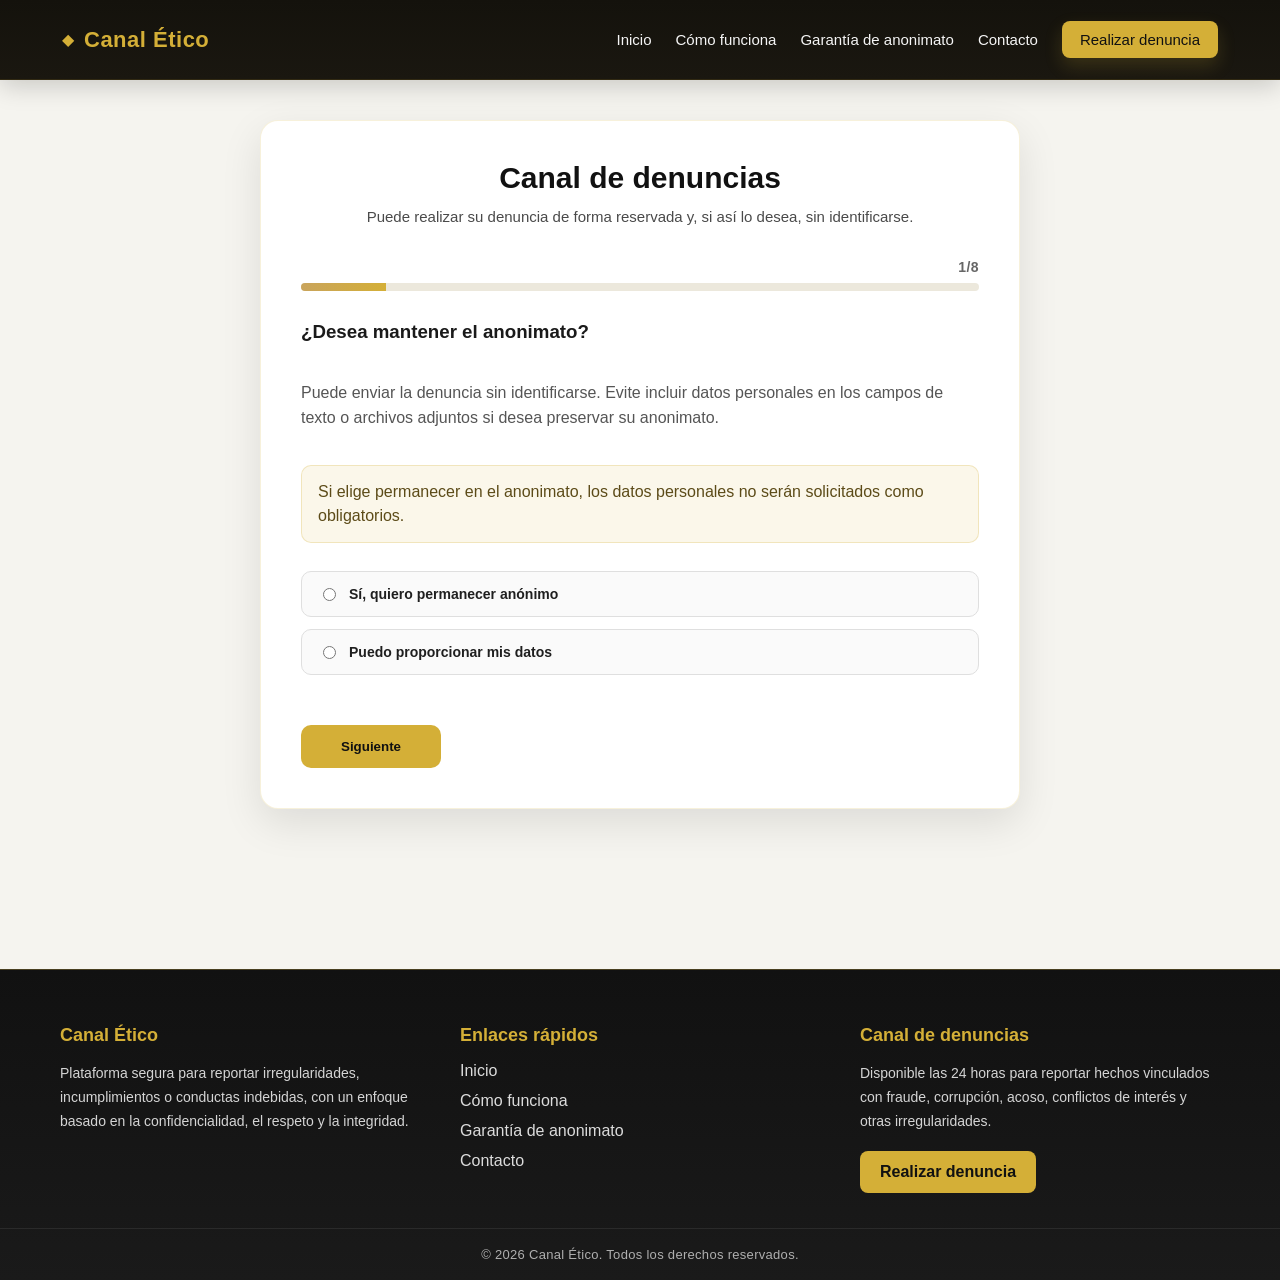
<file: index.html>
<!DOCTYPE html>
<html lang="es">
<head>
  <meta charset="UTF-8">
  <title>Canal de Denuncias</title>

  <meta name="viewport" content="width=device-width, initial-scale=1.0">
  <meta name="theme-color" content="#d4af37">
  <meta name="mobile-web-app-capable" content="yes">
  <meta name="apple-mobile-web-app-capable" content="yes">
  <meta name="apple-mobile-web-app-status-bar-style" content="black">

  <link rel="manifest" href="manifest.json">
  <link rel="stylesheet" href="css/style.css">
  <link rel="stylesheet" href="css/header.css">
  <link rel="stylesheet" href="css/footer.css">
</head>

<body>
  <div id="header-container"></div>

  <main class="contenido">
    <section class="form-container" aria-labelledby="titulo-formulario">
      <div class="form-title">
        <h1 id="titulo-formulario">Canal de denuncias</h1>
        <p>Puede realizar su denuncia de forma reservada y, si así lo desea, sin identificarse.</p>
      </div>

      <div class="form-progress-info">
        <span id="step-indicator" aria-live="polite">1/8</span>
      </div>

      <div class="progress-bar" aria-hidden="true">
        <div class="progress" id="progress"></div>
      </div>

      <form id="formDenuncia" method="POST" action="enviar_denuncia.php" enctype="multipart/form-data" novalidate>
        <!-- PASO 1 -->
        <div class="step active">
          <h3>¿Desea mantener el anonimato?</h3>
          <p class="step-description">
            Puede enviar la denuncia sin identificarse. Evite incluir datos personales en los campos de texto o archivos adjuntos si desea preservar su anonimato.
          </p>

          <div class="radio-group">
            <p class="anon-warning">
              Si elige permanecer en el anonimato, los datos personales no serán solicitados como obligatorios.
            </p>

            <label class="radio-option">
              <input type="radio" name="anonimo" value="si">
              <span>Sí, quiero permanecer anónimo</span>
            </label>

            <label class="radio-option">
              <input type="radio" name="anonimo" value="no">
              <span>Puedo proporcionar mis datos</span>
            </label>
          </div>

          <div id="datos_personales" class="datos-personales" aria-hidden="true">
            <input type="text" name="nombre" placeholder="Nombre" maxlength="30" pattern="[A-Za-zÁÉÍÓÚáéíóúñÑ ]{2,30}" title="Ingrese solo letras">
            <input type="text" name="apellido" placeholder="Apellido(s)" maxlength="30" pattern="[A-Za-zÁÉÍÓÚáéíóúñÑ ]{2,30}" title="Ingrese solo letras">

            <input type="text" name="genero" id="genero" list="generos" placeholder="Ingrese su género">
            <datalist id="generos">
              <option value="Masculino"></option>
              <option value="Femenino"></option>
              <option value="No binario"></option>
              <option value="Otro"></option>
            </datalist>

            <input type="text" name="dni" placeholder="DNI o Cédula (sin espacios)" inputmode="numeric" maxlength="20">
            <input type="email" name="email" placeholder="Correo electrónico">
            <input type="text" name="telefono" placeholder="Teléfono (sin espacios)" inputmode="tel" maxlength="20">
          </div>
        </div>

        <!-- PASO 2 -->
        <div class="step">
          <h3>Empresa involucrada</h3>
          <label for="empresa">Seleccione o escriba la empresa</label>
            <select name="empresa" id="empresa" required>
                <option value="">Seleccione una empresa</option>
                <option value="Mc Donalds">Mc Donalds</option>
                <option value="Mostaza">Mostaza</option>
                <option value="Cerrajeria Leonardo">Cerrajeria Leonardo</option>
                <option value="Acceso">Acceso1</option>
            </select>
        </div>

        <!-- PASO 3 -->
        <div class="step">
          <h3>Sucursal</h3>
          <label for="sucursal">Seleccione o escriba la sucursal</label>
          <select name="sucursal" id="sucursal" required>
          <option value="">Seleccione una sucursal</option>
          </select>
        </div>

        <!-- PASO 4 -->
        <div class="step">
          <h3>Datos del trabajador denunciado</h3>
          <p class="step-description">
            Si no conoce la identidad del posible responsable, puede indicar “No especificado” en los campos de nombre y apellido.
            Cuanta más información aporte, más precisa podrá ser la evaluación del caso.
          </p>

          <label for="nombre_denunciado">Nombre</label>
          <input type="text" id="nombre_denunciado" name="nombre_denunciado" maxlength="50" required>

          <label for="apellido_denunciado">Apellido(s)</label>
          <input type="text" id="apellido_denunciado" name="apellido_denunciado" maxlength="50" required>

          <label for="sector_denunciado">Sector</label>
          <select id="sector_denunciado" name="sector_denunciado" required>
            <option value="">Seleccione un sector</option>
            <option value="Administración">Administración</option>
            <option value="Atención al Cliente">Atención al Cliente</option>
            <option value="Auditoría Interna">Auditoría Interna</option>
            <option value="Compras">Compras</option>
            <option value="Recursos Humanos">Recursos Humanos</option>
            <option value="Finanzas">Finanzas</option>
            <option value="Operaciones">Operaciones</option>
            <option value="Ventas">Ventas</option>
            <option value="IT">IT</option>
            <option value="Seguridad">Seguridad</option>
            <option value="Logística">Logística</option>
            <option value="Tesorería">Tesorería</option>
            <option value="Otro">Otro</option>
          </select>

          <input
            type="text"
            id="sector_otro"
            name="sector_otro"
            placeholder="Especifique el sector"
            style="display:none;"
          >

          <label for="cargo_denunciado">Cargo / Puesto</label>
          <select id="cargo_denunciado" name="cargo_denunciado" required>
            <option value="">Seleccione un cargo o puesto</option>
            <option value="Empleado">Empleado</option>
            <option value="Supervisor">Supervisor</option>
            <option value="Encargado">Encargado</option>
            <option value="Gerente">Gerente</option>
            <option value="Director">Director</option>
            <option value="Auxiliar">Auxiliar</option>
            <option value="Operador">Operador</option>
            <option value="Analista">Analista</option>
            <option value="Tercerizado">Tercerizado</option>
            <option value="Vicepresidente">Vicepresidente</option>
            <option value="Otro">Otro</option>
          </select>

          <input
            type="text"
            id="cargo_otro"
            name="cargo_otro"
            placeholder="Especifique el cargo o puesto"
            style="display:none;"
          >
        </div>

        <!-- PASO 5 -->
        <div class="step">
          <h3>Tipo de irregularidad</h3>
          <p class="step-description">
            Seleccione la irregularidad que desea reportar. Si necesita informar más de una, puede enviar una denuncia por cada tipo o elegir “Reporte libre”.
          </p>

          <div class="irregularidades">
            <label class="card-irregularidad">
              <input type="radio" name="tipo_irregularidad" value="fraude" required>
              <div class="card-content">
                <h4>Fraude</h4>
                <p>Fraude, robo, hurto y gastos irregulares.</p>
              </div>
              <span class="check"></span>
            </label>

            <label class="card-irregularidad">
              <input type="radio" name="tipo_irregularidad" value="acoso">
              <div class="card-content">
                <h4>Acoso</h4>
                <p>Acoso, discriminación y malos tratos.</p>
              </div>
              <span class="check"></span>
            </label>

            <label class="card-irregularidad">
              <input type="radio" name="tipo_irregularidad" value="corrupcion">
              <div class="card-content">
                <h4>Corrupción</h4>
                <p>Corrupción y acuerdos irregulares.</p>
              </div>
              <span class="check"></span>
            </label>

            <label class="card-irregularidad">
              <input type="radio" name="tipo_irregularidad" value="conflicto_intereses">
              <div class="card-content">
                <h4>Conflicto de intereses</h4>
                <p>Intereses personales que afectan decisiones laborales.</p>
              </div>
              <span class="check"></span>
            </label>

            <label class="card-irregularidad">
              <input type="radio" name="tipo_irregularidad" value="adulteracion">
              <div class="card-content">
                <h4>Adulteración</h4>
                <p>Adulteración de información y documentación.</p>
              </div>
              <span class="check"></span>
            </label>

            <label class="card-irregularidad">
              <input type="radio" name="tipo_irregularidad" value="mal_desempeno">
              <div class="card-content">
                <h4>Mal desempeño</h4>
                <p>Abuso de poder, favoritismo o mal desempeño.</p>
              </div>
              <span class="check"></span>
            </label>

            <label class="card-irregularidad">
              <input type="radio" name="tipo_irregularidad" value="robo_informacion">
              <div class="card-content">
                <h4>Robo de información</h4>
                <p>Sustracción o uso indebido de información interna.</p>
              </div>
              <span class="check"></span>
            </label>

            <label class="card-irregularidad">
              <input type="radio" name="tipo_irregularidad" value="mal_uso_bienes">
              <div class="card-content">
                <h4>Mal uso de bienes</h4>
                <p>Uso inapropiado de bienes y servicios.</p>
              </div>
              <span class="check"></span>
            </label>

            <label class="card-irregularidad">
              <input type="radio" name="tipo_irregularidad" value="mejora_procesos">
              <div class="card-content">
                <h4>Mejora de procesos</h4>
                <p>Sugerencias o fallas en procesos.</p>
              </div>
              <span class="check"></span>
            </label>

            <label class="card-irregularidad">
              <input type="radio" name="tipo_irregularidad" value="reporte_libre">
              <div class="card-content">
                <h4>Reporte libre</h4>
                <p>Sin categoría específica. Campo de texto libre.</p>
              </div>
              <span class="check"></span>
            </label>
          </div>
        </div>

        <!-- PASO 6 -->
        <div class="step" id="cuestionario">
          <h3 id="titulo-cuestionario"></h3>
          <p id="descripcion-cuestionario"></p>

          <label for="fecha_hecho">Fecha de lo ocurrido</label>
          <input type="date" name="fecha_hecho" id="fecha_hecho" required>

          <div id="preguntas-container"></div>
        </div>

        <!-- PASO 7 -->
        <div class="step">
          <h3>Adjuntar evidencia (opcional)</h3>
          <p>El tamaño máximo por archivo es de 25 MB.</p>
          <input type="file" name="archivo">

          <div class="aviso-latter">
            <div class="aviso-item">
              <span class="icon">🔒</span>
              <div>
                <h4>Anonimato</h4>
                <p>Si eligió permanecer en el anonimato, revise que el archivo no incluya datos que permitan identificarlo.</p>
              </div>
            </div>

            <div class="aviso-item">
              <span class="icon">⚠️</span>
              <div>
                <h4>Responsabilidad</h4>
                <p>Usted es responsable por el contenido y la legitimidad de los archivos adjuntos.</p>
              </div>
            </div>

            <div class="aviso-item">
              <span class="icon">📩</span>
              <div>
                <h4>Soporte</h4>
                <p>Si tiene inconvenientes para adjuntar archivos, comuníquese mediante el canal de soporte disponible.</p>
              </div>
            </div>
          </div>
        </div>

        <!-- PASO 8 -->
        <div class="step" id="resumen-step">
          <h3>Resumen de la denuncia</h3>
          <p>Revise la información antes de enviar. Si necesita corregir algo, puede volver atrás.</p>
          <div id="resumen-contenido"></div>
        </div>

        <div class="form-buttons">
          <button type="button" id="prev">Anterior</button>
          <button type="button" id="next">Siguiente</button>
          <button type="submit" id="submit" style="display:none;">Enviar denuncia</button>
        </div>
      </form>
    </section>

  </main>

  <div id="footer-container"></div>

  <script src="js/script.js"></script>
  <script src="js/layout.js"></script>
</body>
</html>
</file>
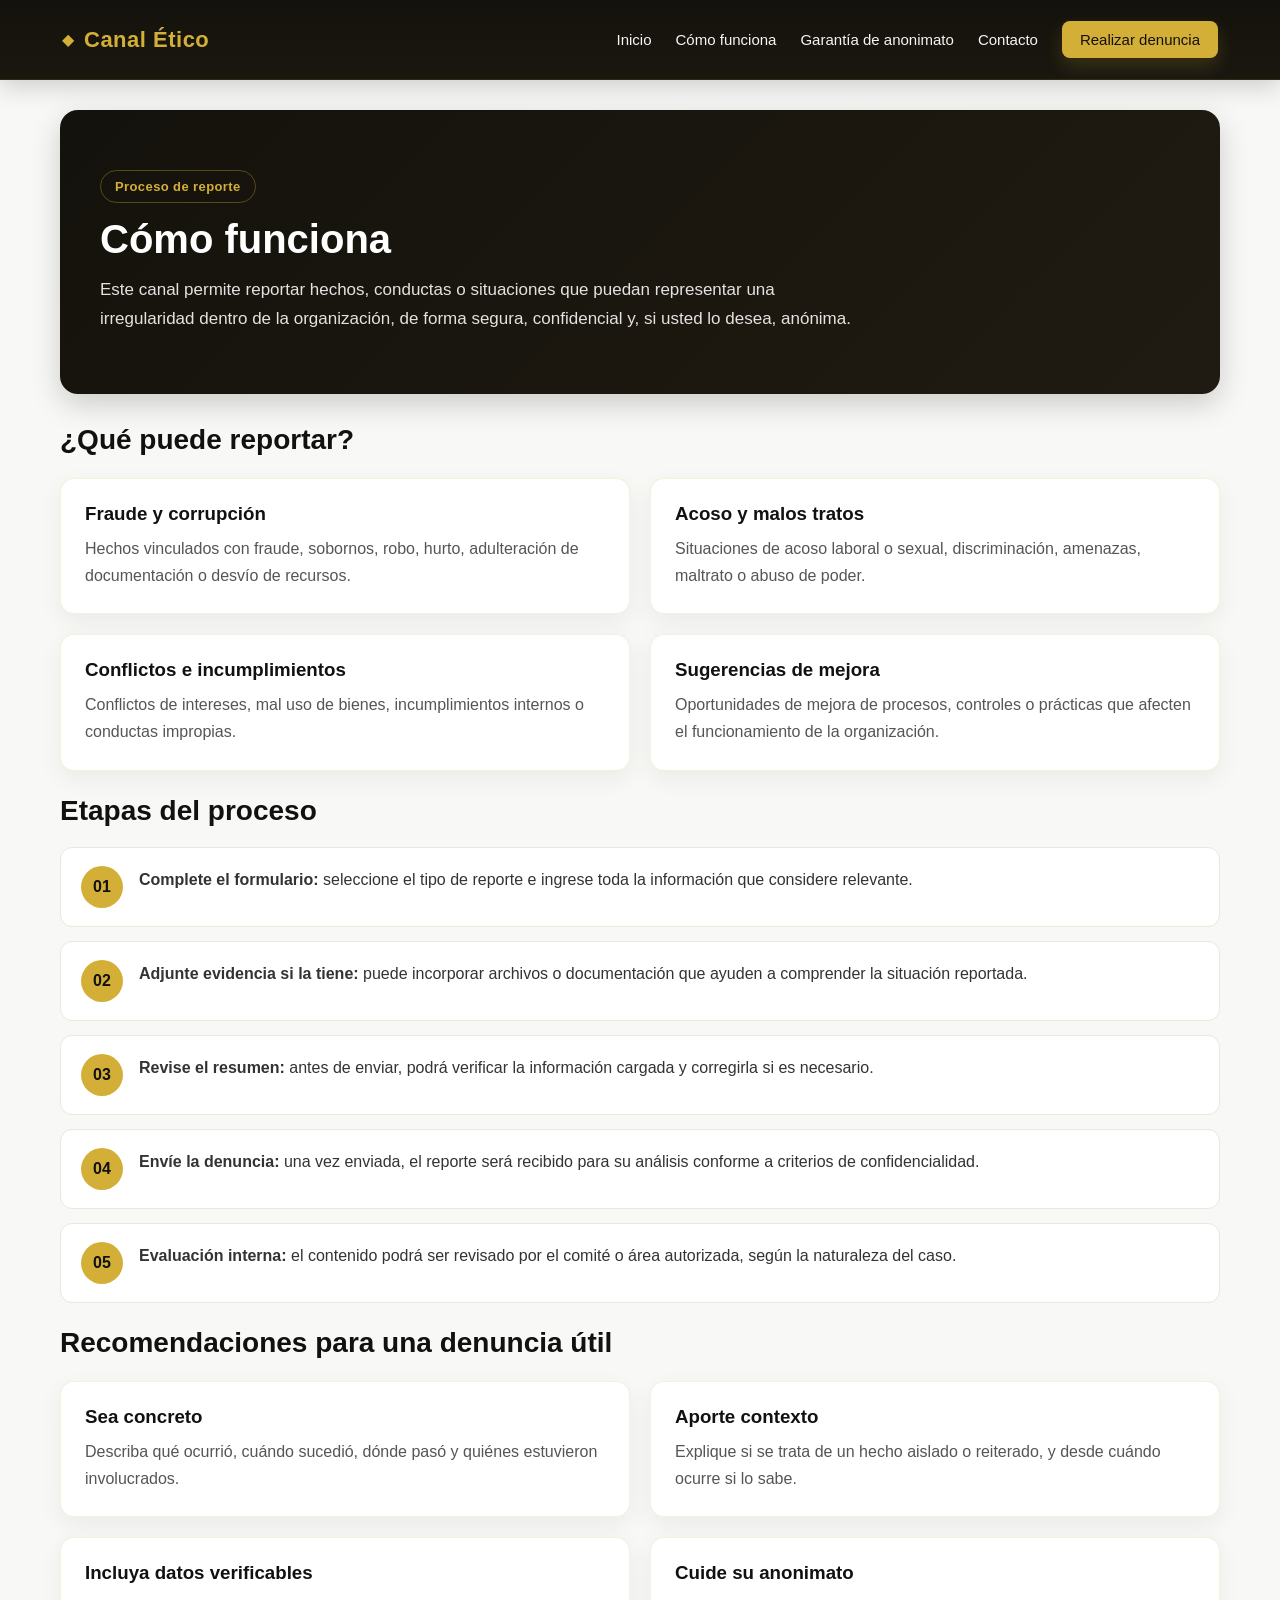
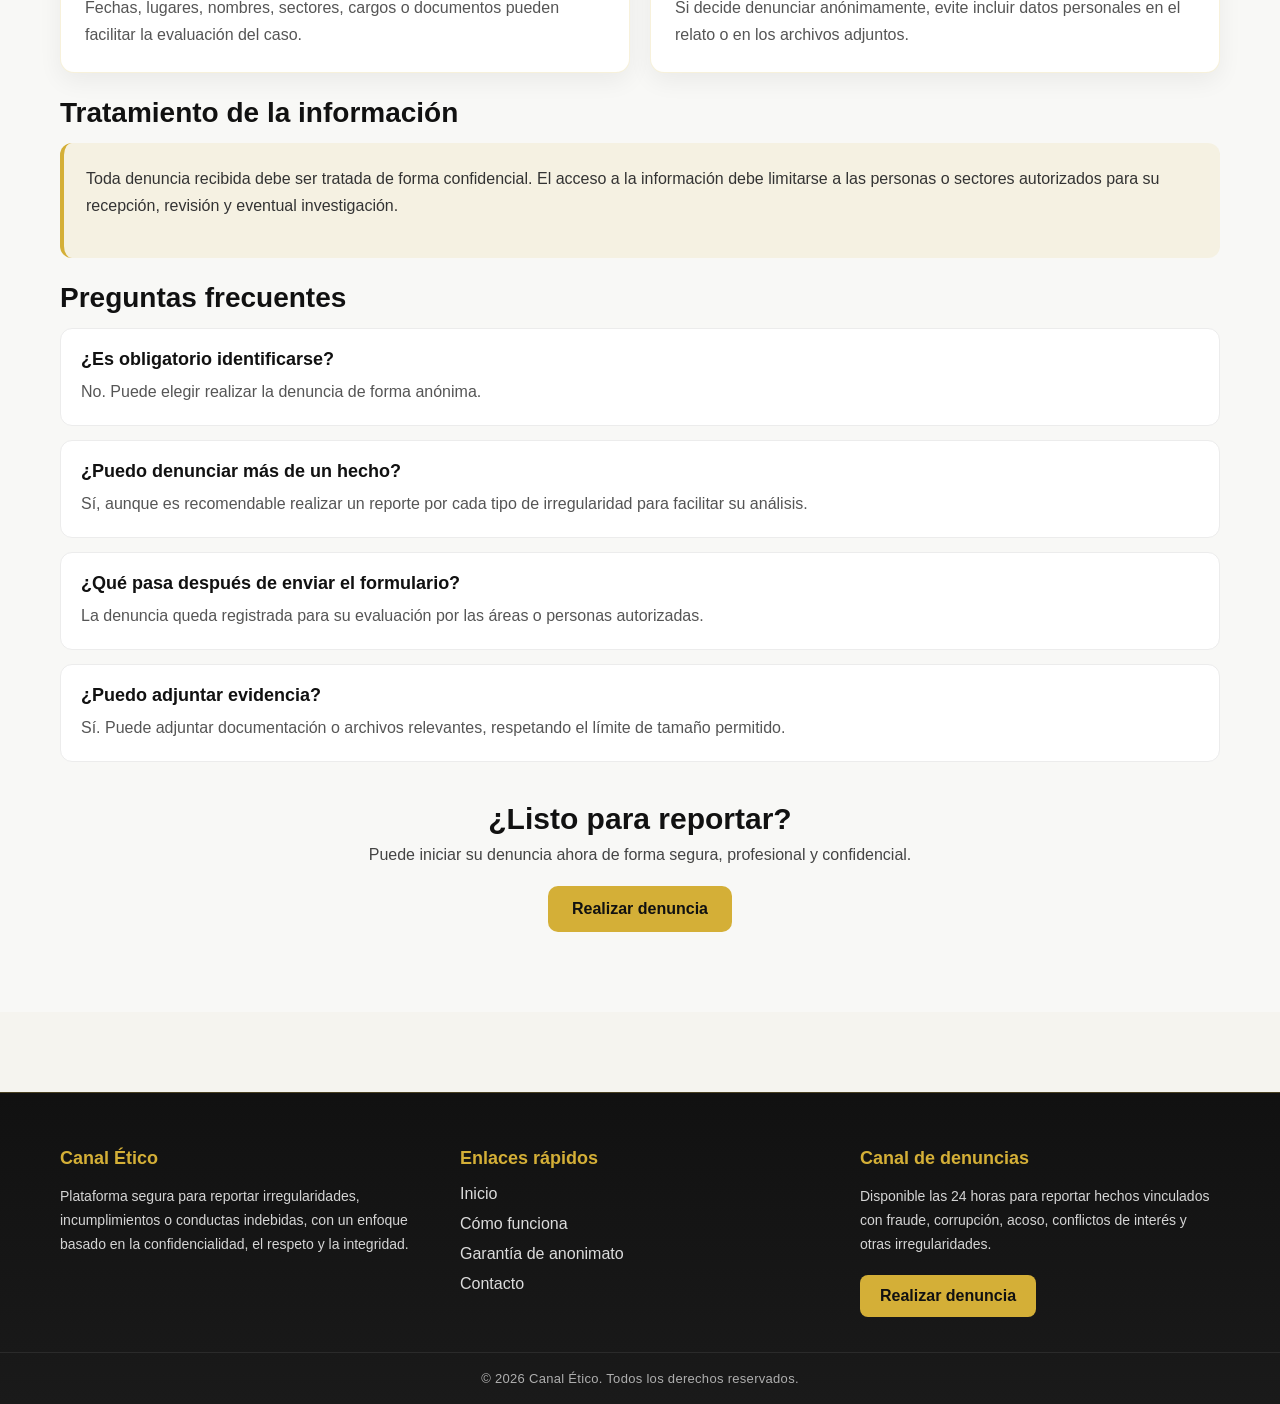
<file: como-funciona.html>
<!DOCTYPE html>
<html lang="es">
<head>
  <meta charset="UTF-8">
  <title>Cómo funciona | Canal Ético</title>
  <meta name="viewport" content="width=device-width, initial-scale=1.0">
  <meta name="description" content="Conozca cómo funciona el Canal Ético, el proceso de recepción de denuncias y el tratamiento confidencial de la información.">
  <link rel="stylesheet" href="css/style.css">
  <link rel="stylesheet" href="css/header.css">
  <link rel="stylesheet" href="css/footer.css">
  <link rel="stylesheet" href="css/info.css">
</head>
<body>

  <div id="header-container"></div>

  <main class="info-page">
    <section class="info-hero">
      <div class="info-hero-content">
        <span class="info-badge">Proceso de reporte</span>
        <h1>Cómo funciona</h1>
        <p>
          Este canal permite reportar hechos, conductas o situaciones que puedan
          representar una irregularidad dentro de la organización, de forma segura,
          confidencial y, si usted lo desea, anónima.
        </p>
      </div>
    </section>

    <section class="info-section">
      <h2>¿Qué puede reportar?</h2>
      <div class="info-grid">
        <article class="info-card">
          <h3>Fraude y corrupción</h3>
          <p>Hechos vinculados con fraude, sobornos, robo, hurto, adulteración de documentación o desvío de recursos.</p>
        </article>

        <article class="info-card">
          <h3>Acoso y malos tratos</h3>
          <p>Situaciones de acoso laboral o sexual, discriminación, amenazas, maltrato o abuso de poder.</p>
        </article>

        <article class="info-card">
          <h3>Conflictos e incumplimientos</h3>
          <p>Conflictos de intereses, mal uso de bienes, incumplimientos internos o conductas impropias.</p>
        </article>

        <article class="info-card">
          <h3>Sugerencias de mejora</h3>
          <p>Oportunidades de mejora de procesos, controles o prácticas que afecten el funcionamiento de la organización.</p>
        </article>
      </div>
    </section>

    <section class="info-section">
      <h2>Etapas del proceso</h2>
      <div class="info-list">
        <div class="info-list-item">
          <span>01</span>
          <p><strong>Complete el formulario:</strong> seleccione el tipo de reporte e ingrese toda la información que considere relevante.</p>
        </div>

        <div class="info-list-item">
          <span>02</span>
          <p><strong>Adjunte evidencia si la tiene:</strong> puede incorporar archivos o documentación que ayuden a comprender la situación reportada.</p>
        </div>

        <div class="info-list-item">
          <span>03</span>
          <p><strong>Revise el resumen:</strong> antes de enviar, podrá verificar la información cargada y corregirla si es necesario.</p>
        </div>

        <div class="info-list-item">
          <span>04</span>
          <p><strong>Envíe la denuncia:</strong> una vez enviada, el reporte será recibido para su análisis conforme a criterios de confidencialidad.</p>
        </div>

        <div class="info-list-item">
          <span>05</span>
          <p><strong>Evaluación interna:</strong> el contenido podrá ser revisado por el comité o área autorizada, según la naturaleza del caso.</p>
        </div>
      </div>
    </section>

    <section class="info-section">
      <h2>Recomendaciones para una denuncia útil</h2>
      <div class="info-grid">
        <article class="info-card">
          <h3>Sea concreto</h3>
          <p>Describa qué ocurrió, cuándo sucedió, dónde pasó y quiénes estuvieron involucrados.</p>
        </article>

        <article class="info-card">
          <h3>Aporte contexto</h3>
          <p>Explique si se trata de un hecho aislado o reiterado, y desde cuándo ocurre si lo sabe.</p>
        </article>

        <article class="info-card">
          <h3>Incluya datos verificables</h3>
          <p>Fechas, lugares, nombres, sectores, cargos o documentos pueden facilitar la evaluación del caso.</p>
        </article>

        <article class="info-card">
          <h3>Cuide su anonimato</h3>
          <p>Si decide denunciar anónimamente, evite incluir datos personales en el relato o en los archivos adjuntos.</p>
        </article>
      </div>
    </section>

    <section class="info-section">
      <h2>Tratamiento de la información</h2>
      <div class="info-highlight">
        <p>
          Toda denuncia recibida debe ser tratada de forma confidencial. El acceso
          a la información debe limitarse a las personas o sectores autorizados para
          su recepción, revisión y eventual investigación.
        </p>
      </div>
    </section>

    <section class="info-section">
      <h2>Preguntas frecuentes</h2>

      <div class="faq-item">
        <h3>¿Es obligatorio identificarse?</h3>
        <p>No. Puede elegir realizar la denuncia de forma anónima.</p>
      </div>

      <div class="faq-item">
        <h3>¿Puedo denunciar más de un hecho?</h3>
        <p>Sí, aunque es recomendable realizar un reporte por cada tipo de irregularidad para facilitar su análisis.</p>
      </div>

      <div class="faq-item">
        <h3>¿Qué pasa después de enviar el formulario?</h3>
        <p>La denuncia queda registrada para su evaluación por las áreas o personas autorizadas.</p>
      </div>

      <div class="faq-item">
        <h3>¿Puedo adjuntar evidencia?</h3>
        <p>Sí. Puede adjuntar documentación o archivos relevantes, respetando el límite de tamaño permitido.</p>
      </div>
    </section>

    <section class="info-cta">
      <h2>¿Listo para reportar?</h2>
      <p>Puede iniciar su denuncia ahora de forma segura, profesional y confidencial.</p>
      <a href="index.html" class="btn-info-cta">Realizar denuncia</a>
    </section>
  </main>

  <div id="footer-container"></div>

  <script src="js/layout.js"></script>
</body>
</html>
</file>
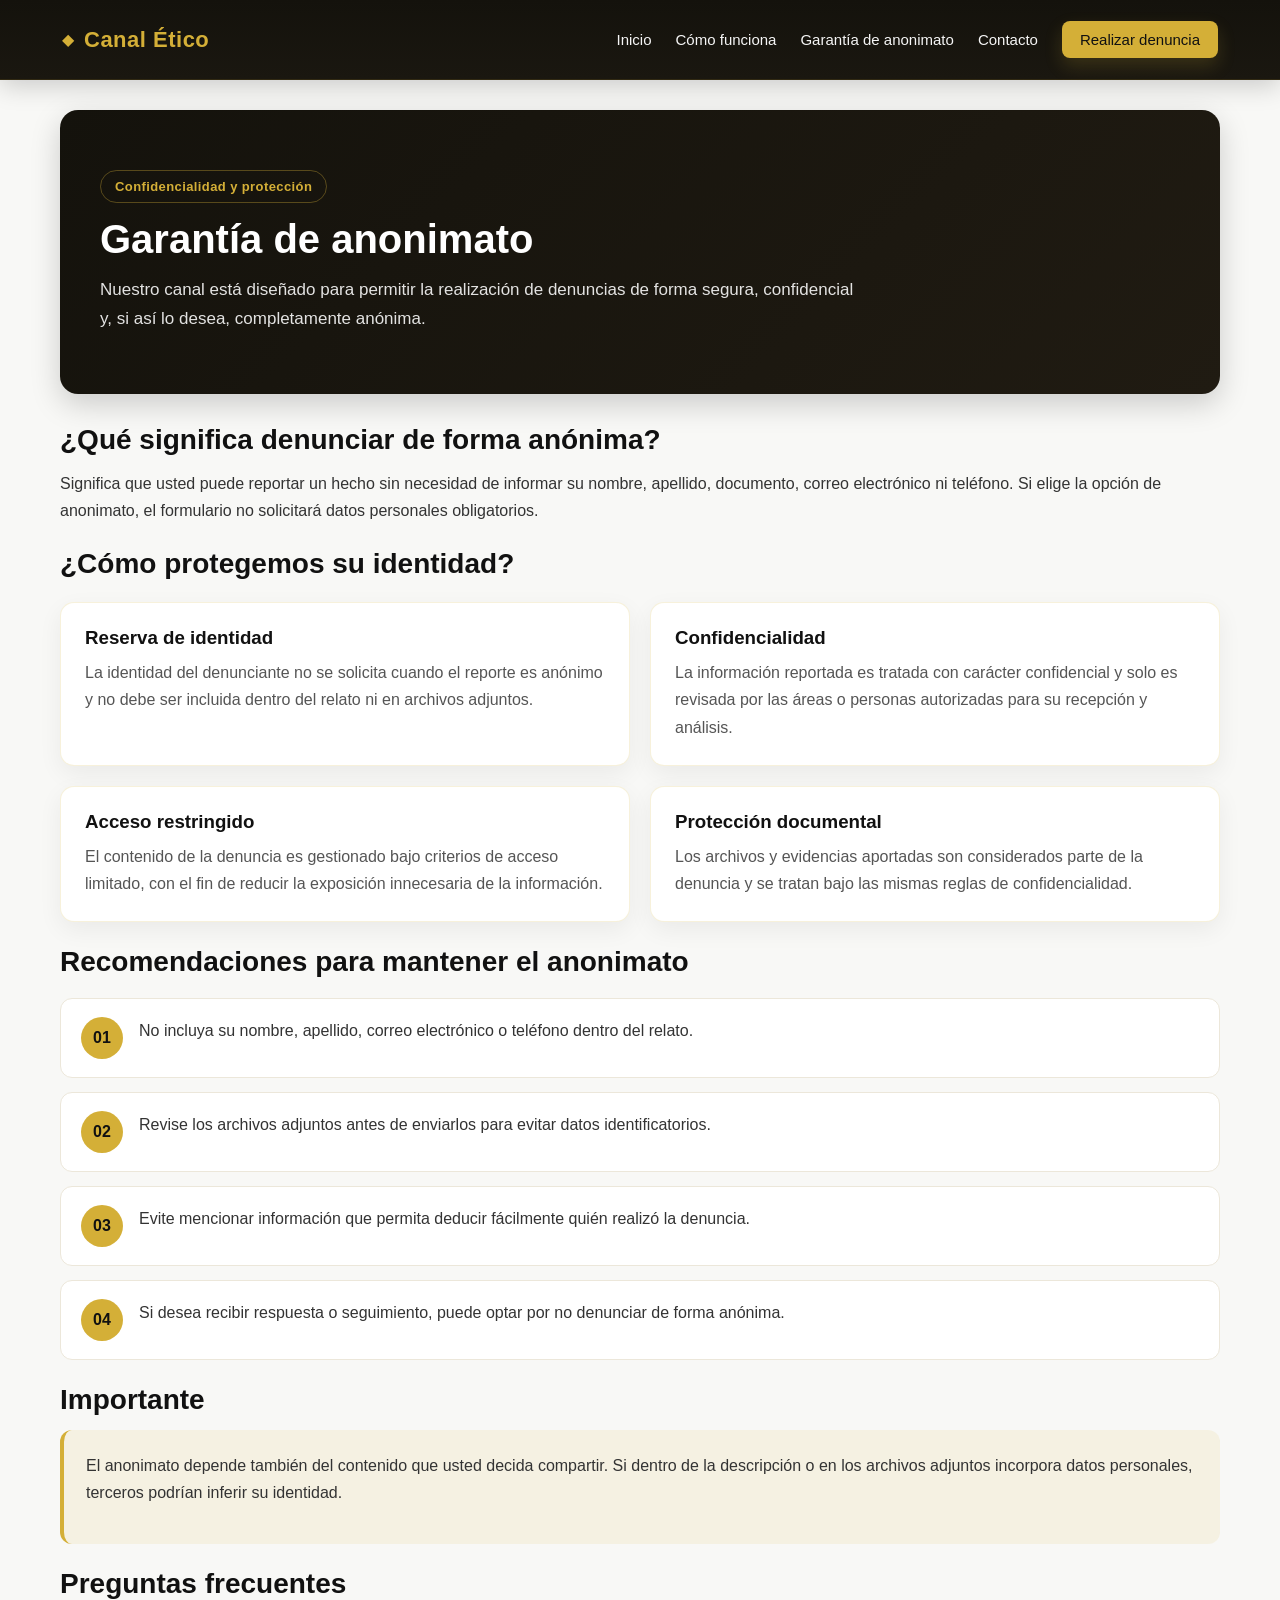
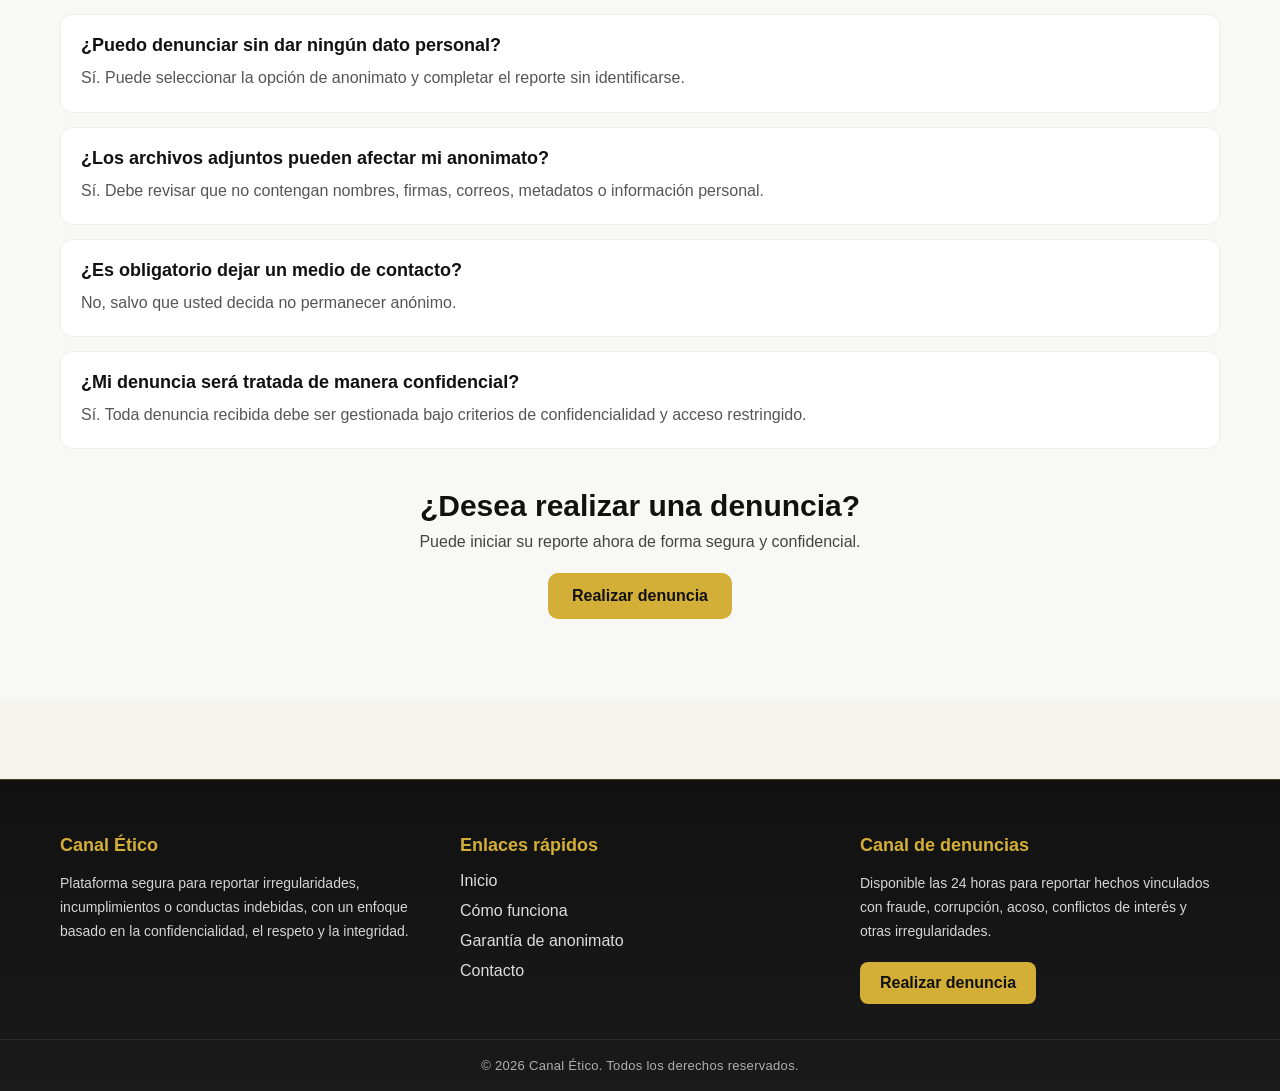
<file: garantia-anonimato.html>
<!DOCTYPE html>
<html lang="es">
<head>
  <meta charset="UTF-8">
  <title>Garantía de Anonimato | Canal Ético</title>
  <meta name="viewport" content="width=device-width, initial-scale=1.0">
  <meta name="description" content="Información sobre la garantía de anonimato y confidencialidad del Canal Ético.">
  <link rel="stylesheet" href="css/style.css">
  <link rel="stylesheet" href="css/header.css">
  <link rel="stylesheet" href="css/footer.css">
  <link rel="stylesheet" href="css/info.css">
</head>
<body>

  <div id="header-container"></div>

  <main class="info-page">
    <section class="info-hero">
      <div class="info-hero-content">
        <span class="info-badge">Confidencialidad y protección</span>
        <h1>Garantía de anonimato</h1>
        <p>
          Nuestro canal está diseñado para permitir la realización de denuncias
          de forma segura, confidencial y, si así lo desea, completamente anónima.
        </p>
      </div>
    </section>

    <section class="info-section">
      <h2>¿Qué significa denunciar de forma anónima?</h2>
      <p>
        Significa que usted puede reportar un hecho sin necesidad de informar su nombre,
        apellido, documento, correo electrónico ni teléfono. Si elige la opción de anonimato,
        el formulario no solicitará datos personales obligatorios.
      </p>
    </section>

    <section class="info-section">
      <h2>¿Cómo protegemos su identidad?</h2>
      <div class="info-grid">
        <article class="info-card">
          <h3>Reserva de identidad</h3>
          <p>
            La identidad del denunciante no se solicita cuando el reporte es anónimo
            y no debe ser incluida dentro del relato ni en archivos adjuntos.
          </p>
        </article>

        <article class="info-card">
          <h3>Confidencialidad</h3>
          <p>
            La información reportada es tratada con carácter confidencial y solo es
            revisada por las áreas o personas autorizadas para su recepción y análisis.
          </p>
        </article>

        <article class="info-card">
          <h3>Acceso restringido</h3>
          <p>
            El contenido de la denuncia es gestionado bajo criterios de acceso limitado,
            con el fin de reducir la exposición innecesaria de la información.
          </p>
        </article>

        <article class="info-card">
          <h3>Protección documental</h3>
          <p>
            Los archivos y evidencias aportadas son considerados parte de la denuncia
            y se tratan bajo las mismas reglas de confidencialidad.
          </p>
        </article>
      </div>
    </section>

    <section class="info-section">
      <h2>Recomendaciones para mantener el anonimato</h2>
      <div class="info-list">
        <div class="info-list-item">
          <span>01</span>
          <p>No incluya su nombre, apellido, correo electrónico o teléfono dentro del relato.</p>
        </div>
        <div class="info-list-item">
          <span>02</span>
          <p>Revise los archivos adjuntos antes de enviarlos para evitar datos identificatorios.</p>
        </div>
        <div class="info-list-item">
          <span>03</span>
          <p>Evite mencionar información que permita deducir fácilmente quién realizó la denuncia.</p>
        </div>
        <div class="info-list-item">
          <span>04</span>
          <p>Si desea recibir respuesta o seguimiento, puede optar por no denunciar de forma anónima.</p>
        </div>
      </div>
    </section>

    <section class="info-section">
      <h2>Importante</h2>
      <div class="info-highlight">
        <p>
          El anonimato depende también del contenido que usted decida compartir.
          Si dentro de la descripción o en los archivos adjuntos incorpora datos
          personales, terceros podrían inferir su identidad.
        </p>
      </div>
    </section>

    <section class="info-section">
      <h2>Preguntas frecuentes</h2>

      <div class="faq-item">
        <h3>¿Puedo denunciar sin dar ningún dato personal?</h3>
        <p>Sí. Puede seleccionar la opción de anonimato y completar el reporte sin identificarse.</p>
      </div>

      <div class="faq-item">
        <h3>¿Los archivos adjuntos pueden afectar mi anonimato?</h3>
        <p>Sí. Debe revisar que no contengan nombres, firmas, correos, metadatos o información personal.</p>
      </div>

      <div class="faq-item">
        <h3>¿Es obligatorio dejar un medio de contacto?</h3>
        <p>No, salvo que usted decida no permanecer anónimo.</p>
      </div>

      <div class="faq-item">
        <h3>¿Mi denuncia será tratada de manera confidencial?</h3>
        <p>Sí. Toda denuncia recibida debe ser gestionada bajo criterios de confidencialidad y acceso restringido.</p>
      </div>
    </section>

    <section class="info-cta">
      <h2>¿Desea realizar una denuncia?</h2>
      <p>Puede iniciar su reporte ahora de forma segura y confidencial.</p>
      <a href="index.html" class="btn-info-cta">Realizar denuncia</a>
    </section>
  </main>

  <div id="footer-container"></div>

  <script src="js/layout.js"></script>
</body>
</html>
</file>
<file: css/style.css>
@import url(header.css);

*,
*::before,
*::after{
  box-sizing:border-box;
}

html,
body{
  min-height:100vh;
}

body{
  margin:0;
  background:#f5f4ef;
  color:#1a1a1a;
  font-family:Arial, sans-serif;
  display:flex;
  flex-direction:column;
}

.contenido{
  flex:1;
}

h1,
h2,
h3,
h4,
p{
  margin-top:0;
}

.form-container{
  max-width:760px;
  margin:120px auto 80px;
  padding:40px;
  background:#ffffff;
  border:1px solid rgba(212,175,55,.18);
  border-radius:18px;
  box-shadow:0 14px 40px rgba(0,0,0,.10);
}

.form-title{
  text-align:center;
  margin-bottom:30px;
}

.form-title h1{
  color:#111;
  font-size:30px;
  margin-bottom:10px;
}

.form-title p{
  color:#4a4a4a;
  font-size:15px;
  line-height:1.6;
}

.step{
  display:none;
  flex-direction:column;
  gap:18px;
}

.step.active{
  display:flex;
  animation:fadeIn .35s ease;
}

.step-description{
  color:#555;
  line-height:1.6;
}

@keyframes fadeIn{
  from{
    opacity:0;
    transform:translateY(10px);
  }
  to{
    opacity:1;
    transform:translateY(0);
  }
}

label{
  font-size:14px;
  font-weight:600;
  color:#1f1f1f;
}

input,
select,
textarea{
  width:100%;
  background:#fff;
  border:1px solid #d9d9d9;
  padding:13px 14px;
  border-radius:10px;
  color:#111;
  font-size:14px;
  transition:border-color .2s, box-shadow .2s, transform .2s;
}

input:focus,
textarea:focus,
select:focus{
  outline:none;
  border-color:#d4af37;
  box-shadow:0 0 0 4px rgba(212,175,55,.16);
}

textarea{
  resize:vertical;
  min-height:120px;
}

.form-progress-info{
  display:flex;
  justify-content:flex-end;
  margin-bottom:8px;
}

#step-indicator{
  font-size:14px;
  color:#666;
  font-weight:700;
  letter-spacing:.4px;
}

.progress-bar{
  width:100%;
  height:8px;
  background:#ece8dc;
  border-radius:999px;
  margin-bottom:30px;
  overflow:hidden;
}

.progress{
  height:100%;
  width:0%;
  background:linear-gradient(90deg, #c9a45c, #d4af37);
  transition:width .3s ease;
}

.radio-group{
  display:flex;
  flex-direction:column;
  gap:12px;
}

.anon-warning{
  padding:14px 16px;
  border-radius:10px;
  background:rgba(212,175,55,.10);
  color:#5c4b18;
  border:1px solid rgba(212,175,55,.25);
  line-height:1.5;
}

.radio-option{
  display:flex;
  align-items:flex-start;
  gap:10px;
  background:#fafafa;
  padding:14px 16px;
  border-radius:10px;
  border:1px solid #dfdfdf;
  cursor:pointer;
  transition:.2s;
}

.radio-option:hover{
  border-color:#d4af37;
  background:#fffdf7;
}

.radio-option input{
  width:auto;
  margin-top:2px;
}

.datos-personales{
  display:none;
  margin-top:10px;
  flex-direction:column;
  gap:12px;
}

.form-buttons{
  display:flex;
  justify-content:space-between;
  gap:14px;
  margin-top:50px;
}

button{
  min-width:140px;
  background:#d4af37;
  color:#111;
  border:none;
  padding:14px 22px;
  border-radius:10px;
  font-weight:700;
  cursor:pointer;
  transition:background .2s, transform .2s, box-shadow .2s;
}

button:hover{
  background:#bf9a2c;
  transform:translateY(-1px);
}

#prev{
  background:#2e2e2e;
  color:#fff;
}

#prev:hover{
  background:#444;
}

.error-message{
  color:#c62828;
  font-size:13px;
  margin-top:6px;
  display:block;
}

.input-error{
  border-color:#c62828 !important;
  box-shadow:0 0 0 4px rgba(198,40,40,.10);
}

input[type="file"]{
  border:1px dashed #b8b8b8;
  padding:16px;
  cursor:pointer;
  background:#fcfcfc;
}

.irregularidades{
  display:grid;
  grid-template-columns:repeat(2, minmax(0, 1fr));
  gap:16px;
  margin-top:10px;
}

.card-irregularidad{
  position:relative;
  border:1px solid rgba(201,164,92,.55);
  border-radius:14px;
  padding:18px;
  cursor:pointer;
  transition:border-color .25s, transform .25s, box-shadow .25s, background .25s;
  background:#fff;
}

.card-irregularidad:hover{
  border-color:#c9a45c;
  box-shadow:0 8px 20px rgba(0,0,0,.06);
  transform:translateY(-2px);
}

.card-irregularidad input{
  display:none;
}

.card-content h4{
  margin-bottom:6px;
  font-size:16px;
  color:#111;
}

.card-content p{
  font-size:13px;
  color:#666;
  line-height:1.5;
  margin-bottom:0;
}

.check{
  position:absolute;
  top:12px;
  right:12px;
  width:22px;
  height:22px;
  border-radius:50%;
  border:2px solid #ccc;
  background:#fff;
}

.card-irregularidad input:checked + .card-content + .check{
  background:#c9a45c;
  border-color:#c9a45c;
}

.card-irregularidad input:checked + .card-content + .check::after{
  content:"✓";
  color:#fff;
  font-size:14px;
  position:absolute;
  top:50%;
  left:50%;
  transform:translate(-50%, -50%);
}

.pregunta-item{
  display:flex;
  flex-direction:column;
  margin-bottom:10px;
}

.pregunta-label{
  font-weight:600;
  margin-bottom:8px;
  line-height:1.5;
}

.pregunta-textarea{
  min-height:120px;
}

.aviso-latter{
  background:rgba(212,175,55,.08);
  border-left:4px solid #d4af37;
  padding:20px;
  margin-top:20px;
  border-radius:12px;
}

.aviso-item{
  display:flex;
  gap:14px;
  align-items:flex-start;
  margin-bottom:18px;
}

.aviso-item:last-child{
  margin-bottom:0;
}

.icon{
  font-size:20px;
  line-height:1;
}

.aviso-item h4{
  font-size:16px;
  color:#8f6e12;
  margin-bottom:6px;
}

.aviso-item p{
  font-size:14px;
  color:#333;
  line-height:1.6;
  margin-bottom:0;
}

#resumen-contenido{
  margin-top:20px;
  display:flex;
  flex-direction:column;
  gap:12px;
}

.resumen-item{
  display:flex;
  justify-content:space-between;
  align-items:flex-start;
  gap:20px;
  padding:14px 16px;
  border-radius:12px;
  background:#faf9f5;
  border:1px solid #ece7d7;
}

.resumen-label{
  font-weight:700;
  color:#555;
  font-size:14px;
}

.resumen-valor{
  color:#111;
  font-size:14px;
  text-align:right;
  max-width:60%;
  word-break:break-word;
}

.whatsapp-btn{
  position:fixed;
  right:20px;
  bottom:20px;
  z-index:999;
}

.whatsapp-btn img{
  width:54px;
  height:54px;
  display:block;
}

@media (max-width:768px){
  body{
    overflow-x:hidden;
  }

  .form-container{
    margin:100px 16px 60px;
    padding:24px 18px;
    border-radius:16px;
  }

  .form-title h1{
    font-size:24px;
  }

  .form-title p{
    font-size:14px;
  }

  input,
  select,
  textarea{
    font-size:16px;
    padding:14px;
  }

  .form-buttons{
    flex-direction:column;
    margin-top:36px;
  }

  button{
    width:100%;
  }

  .irregularidades{
    grid-template-columns:1fr;
  }

  .resumen-item{
    flex-direction:column;
    gap:8px;
  }

  .resumen-valor{
    max-width:100%;
    text-align:left;
  }
}

@media (max-width:480px){
  .form-container{
    margin:92px 12px 50px;
    padding:20px 14px;
  }

  .pregunta-label{
    font-size:15px;
  }

  .pregunta-textarea{
    min-height:110px;
  }

  .whatsapp-btn img{
    width:48px;
    height:48px;
  }
}
</file>
<file: css/header.css>
@import url(style.css);

/* ================= HEADER ================= */

.header{
    position: fixed;
    top: 0;
    left: 0;
    width: 100%;
    height: 80px;
    z-index: 1000;
    background: linear-gradient(180deg, #14120c 0%, #1a1710 100%);
    border-bottom: 1px solid rgba(212, 175, 55, 0.15);
    box-shadow: 0 6px 24px rgba(0,0,0,0.18);
    backdrop-filter: blur(10px);
}

.nav-container{
    max-width: 1200px;
    height: 100%;
    margin: 0 auto;
    padding: 0 22px;
    display: flex;
    align-items: center;
    justify-content: space-between;
    gap: 20px;
}

/* LOGO */

.logo{
    display: inline-flex;
    align-items: center;
    gap: 10px;
    text-decoration: none;
    flex-shrink: 0;
}

.logo-mark{
    color: #d4af37;
    font-size: 16px;
    line-height: 1;
}

.logo-text{
    font-size: 22px;
    font-weight: 700;
    letter-spacing: 0.5px;
    color: #d4af37;
    white-space: nowrap;
}

/* NAV */

.nav{
    display: flex;
    align-items: center;
    margin-left: auto;
}

.nav-menu{
    list-style: none;
    display: flex;
    align-items: center;
    gap: 24px;
    margin: 0;
    padding: 0;
}

.nav-menu li{
    display: flex;
    align-items: center;
}

.nav-menu a{
    text-decoration: none;
    color: #f5f5f5;
    font-size: 15px;
    font-weight: 500;
    transition: color .25s ease, opacity .25s ease, transform .25s ease;
}

.nav-menu a:hover{
    color: #d4af37;
}

.nav-menu a:not(.btn-denuncia):hover{
    transform: translateY(-1px);
}

/* BOTÓN */

.btn-denuncia{
    display: inline-flex;
    align-items: center;
    justify-content: center;
    padding: 10px 18px;
    border-radius: 8px;
    background: #d4af37;
    color: #111 !important;
    font-weight: 700;
    box-shadow: 0 8px 18px rgba(212, 175, 55, 0.18);
    transition: background .25s ease, transform .25s ease, box-shadow .25s ease;
}

.btn-denuncia:hover{
    background: #b8962e;
    transform: translateY(-1px);
    box-shadow: 0 10px 22px rgba(212, 175, 55, 0.24);
}

/* BOTÓN HAMBURGUESA */

.menu-toggle{
    display: none;
    border: none;
    background: transparent;
    color: #ffffff;
    font-size: 30px;
    line-height: 1;
    cursor: pointer;
    padding: 6px 8px;
}

/* TABLET */

@media (max-width: 900px){
    .nav-menu{
        gap: 18px;
    }

    .nav-menu a{
        font-size: 14px;
    }

    .btn-denuncia{
        padding: 9px 14px;
    }
}

/* MOBILE */

@media (max-width: 768px){
    .header{
        height: 74px;
    }

    .nav-container{
        padding: 0 16px;
    }

    .logo-text{
        font-size: 20px;
    }

    .menu-toggle{
        display: block;
    }

    .nav{
        position: static;
    }

    .nav-menu{
        display: none;
        position: absolute;
        top: 74px;
        left: 0;
        width: 100%;
        background: linear-gradient(180deg, #14120c 0%, #1b1811 100%);
        flex-direction: column;
        align-items: stretch;
        gap: 0;
        padding: 14px 16px 20px;
        border-top: 1px solid rgba(212, 175, 55, 0.12);
        box-shadow: 0 12px 25px rgba(0,0,0,0.25);
    }

    .nav-menu.active{
        display: flex;
    }

    .nav-menu li{
        width: 100%;
    }

    .nav-menu a{
        width: 100%;
        display: block;
        padding: 14px 12px;
        border-bottom: 1px solid rgba(255,255,255,0.06);
        font-size: 15px;
    }

    .nav-menu li:last-child a{
        border-bottom: none;
    }

    .nav-menu a:not(.btn-denuncia):hover{
        transform: none;
        background: rgba(255,255,255,0.03);
        border-radius: 8px;
    }

    .btn-denuncia{
        margin-top: 10px;
        width: 100%;
        text-align: center;
        padding: 14px 16px !important;
        border-radius: 10px;
    }
}

/* MOBILE PEQUEÑO */

@media (max-width: 480px){
    .logo-text{
        font-size: 18px;
    }

    .menu-toggle{
        font-size: 28px;
    }

    .nav-menu{
        padding: 12px 14px 18px;
    }
}
</file>
<file: css/footer.css>
@import url(style.css);

/* ================= FOOTER ================= */

.footer{
    width: 100%;
    margin-top: 80px;
    background: linear-gradient(180deg, #111111, #1a1a1a);
    color: #f5f5f5;
    border-top: 1px solid rgba(212, 175, 55, 0.25);
}

.footer-container{
    max-width: 1200px;
    margin: 0 auto;
    padding: 55px 20px 35px;
    display: grid;
    grid-template-columns: repeat(3, 1fr);
    gap: 40px;
}

.footer-column h3{
    font-size: 18px;
    color: #d4af37;
    margin-bottom: 16px;
    font-weight: 700;
}

.footer-column p{
    font-size: 14px;
    line-height: 1.7;
    color: rgba(255,255,255,0.82);
    margin: 0;
}

.footer-column ul{
    list-style: none;
    padding: 0;
    margin: 0;
}

.footer-column ul li{
    margin-bottom: 12px;
}

.footer-column ul a{
    text-decoration: none;
    color: rgba(255,255,255,0.85);
    transition: color .25s ease, transform .25s ease;
}

.footer-column ul a:hover{
    color: #d4af37;
    transform: translateX(3px);
    display: inline-block;
}

.btn-footer{
    display: inline-block;
    margin-top: 18px;
    background: #d4af37;
    color: #111;
    padding: 12px 20px;
    border-radius: 8px;
    font-weight: 700;
    text-decoration: none;
    transition: background .25s ease, transform .25s ease, box-shadow .25s ease;
}

.btn-footer:hover{
    background: #b9972e;
    transform: translateY(-2px);
    box-shadow: 0 8px 20px rgba(212, 175, 55, 0.22);
}

.footer-bottom{
    border-top: 1px solid rgba(255,255,255,0.08);
    text-align: center;
    padding: 18px 20px;
}

.footer-bottom p{
    margin: 0;
    font-size: 13px;
    color: rgba(255,255,255,0.65);
    letter-spacing: .3px;
}

/* ================= RESPONSIVE ================= */

@media (max-width: 900px){
    .footer-container{
        grid-template-columns: 1fr;
        gap: 28px;
        padding: 45px 20px 30px;
    }

    .footer-column{
        text-align: center;
    }

    .btn-footer{
        margin-top: 16px;
    }
}

@media (max-width: 480px){
    .footer{
        margin-top: 60px;
    }

    .footer-container{
        padding: 38px 16px 24px;
        gap: 24px;
    }

    .footer-column h3{
        font-size: 17px;
    }

    .footer-column p,
    .footer-column ul a{
        font-size: 14px;
    }

    .btn-footer{
        width: 100%;
        max-width: 260px;
        text-align: center;
    }

    .footer-bottom{
        padding: 16px;
    }

    .footer-bottom p{
        font-size: 12px;
        line-height: 1.5;
    }
}
</file>
<file: css/info.css>
@import url(style.css);
/* ===============================
   PAGINAS INFORMATIVAS
================================ */

.info-page{
    padding-top: 110px;
    padding-bottom: 80px;
    background: #f8f8f6;
}

.info-hero{
    max-width: 1200px;
    margin: 0 auto 30px auto;
    padding: 0 20px;
}

.info-hero-content{
    background: linear-gradient(135deg, #14120c, #201b12);
    border-radius: 18px;
    padding: 60px 40px;
    color: #fff;
    box-shadow: 0 10px 30px rgba(0,0,0,0.18);
}

.info-badge{
    display: inline-block;
    margin-bottom: 14px;
    padding: 8px 14px;
    border: 1px solid rgba(212,175,55,.35);
    border-radius: 999px;
    color: #d4af37;
    font-size: 13px;
    font-weight: 700;
    letter-spacing: .4px;
}

.info-hero-content h1{
    margin: 0 0 14px 0;
    font-size: 40px;
    color: #fff;
}

.info-hero-content p{
    margin: 0;
    max-width: 760px;
    font-size: 17px;
    line-height: 1.7;
    color: rgba(255,255,255,.88);
}

.info-section{
    max-width: 1200px;
    margin: 0 auto 24px auto;
    padding: 0 20px;
}

.info-section h2{
    font-size: 28px;
    margin-bottom: 14px;
    color: #111;
}

.info-section p{
    font-size: 16px;
    line-height: 1.7;
    color: #333;
}

.info-grid{
    display: grid;
    grid-template-columns: repeat(2, 1fr);
    gap: 20px;
    margin-top: 22px;
}

.info-card{
    background: #fff;
    border: 1px solid rgba(212,175,55,.18);
    border-radius: 14px;
    padding: 24px;
    box-shadow: 0 8px 24px rgba(0,0,0,.06);
}

.info-card h3{
    margin-top: 0;
    margin-bottom: 10px;
    color: #111;
}

.info-card p{
    margin: 0;
    color: #555;
}

.info-list{
    display: flex;
    flex-direction: column;
    gap: 14px;
    margin-top: 20px;
}

.info-list-item{
    display: flex;
    align-items: flex-start;
    gap: 16px;
    background: #fff;
    border-radius: 12px;
    padding: 18px 20px;
    border: 1px solid #ece7da;
}

.info-list-item span{
    min-width: 42px;
    height: 42px;
    border-radius: 50%;
    background: #d4af37;
    color: #111;
    display: flex;
    align-items: center;
    justify-content: center;
    font-weight: 700;
}

.info-list-item p{
    margin: 0;
}

.info-highlight{
    background: rgba(212,175,55,.10);
    border-left: 4px solid #d4af37;
    padding: 22px;
    border-radius: 12px;
}

.faq-item{
    background: #fff;
    border: 1px solid #ececec;
    border-radius: 12px;
    padding: 20px;
    margin-top: 14px;
}

.faq-item h3{
    margin: 0 0 8px 0;
    font-size: 18px;
    color: #111;
}

.faq-item p{
    margin: 0;
    color: #555;
}

.info-cta{
    max-width: 1200px;
    margin: 40px auto 0 auto;
    padding: 0 20px;
    text-align: center;
}

.info-cta h2{
    font-size: 30px;
    margin-bottom: 10px;
    color: #111;
}

.info-cta p{
    margin-bottom: 22px;
    color: #444;
}

.btn-info-cta{
    display: inline-block;
    text-decoration: none;
    background: #d4af37;
    color: #111;
    font-weight: 700;
    padding: 14px 24px;
    border-radius: 10px;
    transition: .25s;
}

.btn-info-cta:hover{
    background: #b8962e;
    transform: translateY(-1px);
}

@media (max-width: 768px){
    .info-page{
        padding-top: 95px;
    }

    .info-hero-content{
        padding: 34px 22px;
    }

    .info-hero-content h1{
        font-size: 30px;
    }

    .info-hero-content p{
        font-size: 15px;
    }

    .info-section h2{
        font-size: 24px;
    }

    .info-grid{
        grid-template-columns: 1fr;
    }

    .info-list-item{
        padding: 16px;
    }
}
</file>
